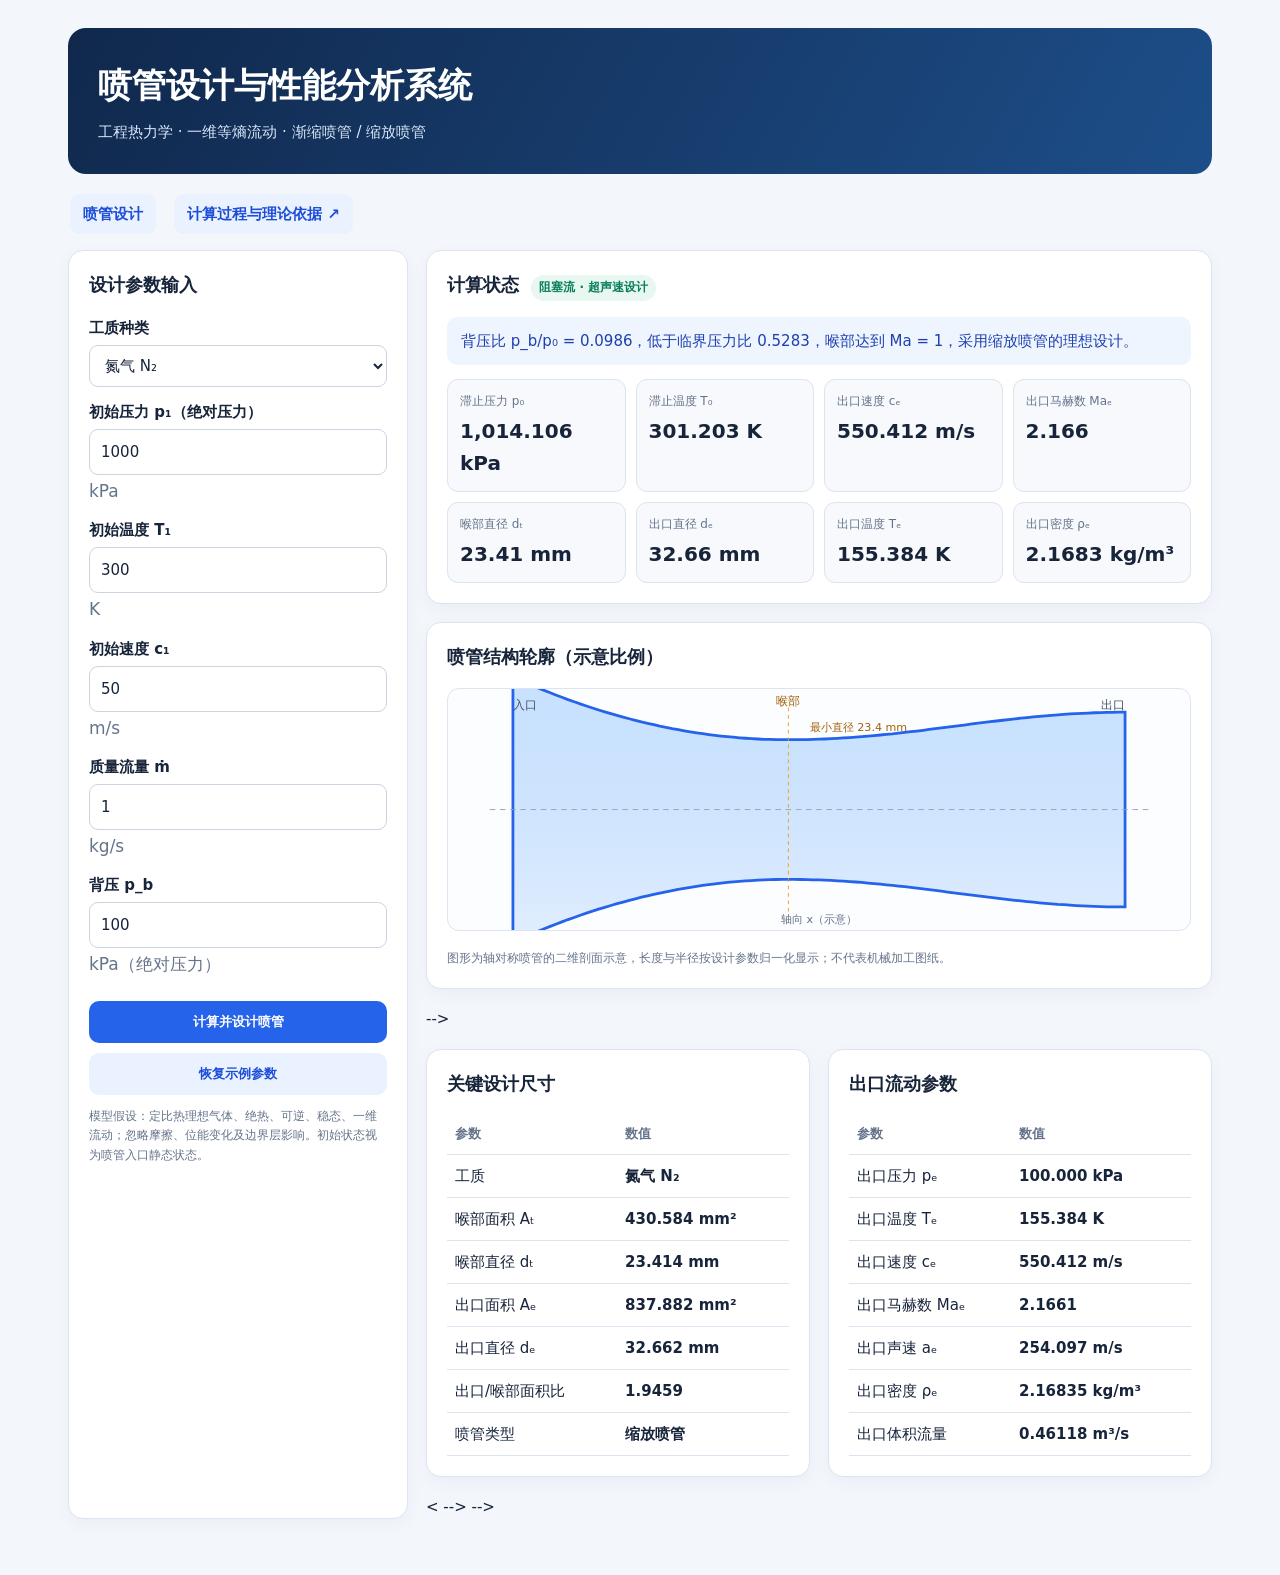
<file: index.html>
<!doctype html>
<html lang="zh-CN">
<head>
<meta charset="utf-8"><meta name="viewport" content="width=device-width,initial-scale=1">
<title>工程热力学｜喷管设计</title>
<style>
:root{--bg:#f3f6fb;--panel:#fff;--ink:#17243a;--muted:#65748b;--blue:#2563eb;--line:#dce4ef;--green:#087f5b;--amber:#a16207}*{box-sizing:border-box}body{margin:0;background:var(--bg);color:var(--ink);font:15px/1.6 system-ui,"Microsoft YaHei",sans-serif}.wrap{max-width:1180px;margin:auto;padding:28px 18px 56px}.hero{background:linear-gradient(120deg,#10284c,#1d4e89);color:white;padding:30px;border-radius:18px;margin-bottom:20px}.hero h1{margin:0 0 8px;font-size:clamp(24px,4vw,34px)}.hero p{margin:0;color:#d8e7fa}.layout{display:grid;grid-template-columns:340px 1fr;gap:18px}.card{background:var(--panel);border:1px solid var(--line);border-radius:15px;padding:20px;box-shadow:0 5px 18px #19365a0a}.card h2{font-size:18px;margin:0 0 16px}.field{margin:13px 0}.field label{display:block;font-weight:650;margin-bottom:5px}.field input,.field select{width:100%;padding:10px 11px;border:1px solid #cbd5e1;border-radius:9px;font:inherit;background:#fff;color:var(--ink)}.unit{color:var(--muted);font-size:17px;margin-top:3px}.btn{border:0;background:var(--blue);color:white;padding:12px 16px;border-radius:10px;font-weight:700;cursor:pointer;width:100%;margin-top:10px}.btn.secondary{background:#eaf1ff;color:#1d4ed8}.topnav{display:flex;gap:18px;margin:0 2px 16px;flex-wrap:wrap}.topnav a{color:#1d4ed8;text-decoration:none;font-weight:700;background:#eaf1ff;padding:8px 13px;border-radius:9px}.topnav a:hover{text-decoration:underline}.hint{font-size:12px;color:var(--muted);margin-top:12px}.main{display:grid;gap:18px}.status{padding:12px 14px;border-radius:10px;background:#eef5ff;color:#1e40af}.status.warn{background:#fff7e6;color:var(--amber)}.metrics{display:grid;grid-template-columns:repeat(4,1fr);gap:10px}.metric{background:#f7f9fc;border:1px solid var(--line);padding:12px;border-radius:11px}.metric small{display:block;color:var(--muted);font-size:12px}.metric strong{display:block;font-size:20px;margin-top:4px;overflow-wrap:anywhere}.metric em{font-style:normal;font-size:11px;color:var(--muted)}.svgwrap{width:100%;overflow:hidden}.svgwrap svg{width:100%;height:auto;display:block;background:#fbfdff;border:1px solid var(--line);border-radius:12px}.table{width:100%;border-collapse:collapse}.table td,.table th{padding:9px 8px;border-bottom:1px solid var(--line);text-align:left}.table th{color:var(--muted);font-weight:600;font-size:13px}.eq{background:#f7f9fc;border-left:3px solid var(--blue);padding:10px 13px;margin:9px 0;border-radius:5px;font-family:ui-monospace,Consolas,monospace;overflow-wrap:anywhere}.foot{color:var(--muted);font-size:12px;margin-top:18px}.two{display:grid;grid-template-columns:1fr 1fr;gap:18px}.tag{display:inline-block;padding:3px 8px;background:#e9f7f1;color:var(--green);border-radius:20px;font-size:12px;margin-left:6px}@media(max-width:850px){.layout{grid-template-columns:1fr}.metrics{grid-template-columns:repeat(2,1fr)}.two{grid-template-columns:1fr}}
</style> 
 <!-- <link rel="stylesheet" href="pink.css"> -->
</head>
<body><div class="wrap">
<header class="hero"><h1>喷管设计与性能分析系统</h1><p>工程热力学 · 一维等熵流动 · 渐缩喷管 / 缩放喷管</p></header>
<nav class="topnav"><a href="index.html">喷管设计</a><a href="theory.html">计算过程与理论依据 ↗</a></nav>
<div class="layout">
<aside class="card"><h2>设计参数输入</h2>
<div class="field"><label for="gas">工质种类</label><select id="gas"><option value="N2">氮气 N₂</option><option value="air">空气</option><option value="Ar">氩气 Ar</option><option value="H2">氢气 H₂</option><option value="CO2">二氧化碳 CO₂</option><option value="He">氦气 He</option></select></div>
<div class="field"><label for="p">初始压力 p₁（绝对压力）</label><input id="p" type="number" min="0.001" step="any" value="1000"><div class="unit">kPa</div></div>
<div class="field"><label for="t">初始温度 T₁</label><input id="t" type="number" min="1" step="any" value="300"><div class="unit">K</div></div>
<div class="field"><label for="v">初始速度 c₁</label><input id="v" type="number" min="0" step="any" value="50"><div class="unit">m/s</div></div>
<div class="field"><label for="mdot">质量流量 ṁ</label><input id="mdot" type="number" min="0.000001" step="any" value="1"><div class="unit">kg/s</div></div>
<div class="field"><label for="pb">背压 p_b</label><input id="pb" type="number" min="0.001" step="any" value="100"><div class="unit">kPa（绝对压力）</div></div>
<button class="btn" id="calc">计算并设计喷管</button><button class="btn secondary" id="reset">恢复示例参数</button>
<p class="hint">模型假设：定比热理想气体、绝热、可逆、稳态、一维流动；忽略摩擦、位能变化及边界层影响。初始状态视为喷管入口静态状态。</p></aside>
<main class="main">
<section class="card"><h2>计算状态 <span id="flowTag" class="tag">等待计算</span></h2><div id="status" class="status">输入参数后点击“计算并设计喷管”。</div><div class="metrics" id="metrics" style="margin-top:14px"></div></section>
<section class="card"><h2>喷管结构轮廓（示意比例）</h2><div class="svgwrap" id="drawing"><svg viewBox="0 0 800 260" role="img" aria-label="等待计算的喷管轮廓"><text x="400" y="130" text-anchor="middle" fill="#65748b">计算后显示喷管轮廓</text></svg></div><div class="foot">图形为轴对称喷管的二维剖面示意，长度与半径按设计参数归一化显示；不代表机械加工图纸。</div></section> -->
<div class="two"><section class="card"><h2>关键设计尺寸</h2><table class="table" id="dimensions"></table></section><section class="card"><h2>出口流动参数</h2><table class="table" id="outlet"></table></section></div>
<<section class="card" style = "display : none"><h2>计算过程摘要</h2><p class="hint">下方显示本次计算的关键公式与数值。完整推导、公式说明及模型适用条件请打开 <a href="theory.html">计算过程与理论依据专题页</a>。</p><div id="steps"><p class="hint">计算后显示滞止参数、临界条件、面积及速度关系。</p></div></section> -->
<!-- <section class="card"><h2>模型适用范围与工程提醒</h2><ul><li>当背压低于临界压力时，采用阻塞流及超声速扩张段设计，理想膨胀出口压力取背压。</li><li>当背压高于临界压力时，按亚声速流动计算出口状态；此时不需要超声速扩张段。</li><li>若背压低于设计出口压力，实际喷管可能过度膨胀并出现激波；本网页不求解激波位置。</li><li>真实设计还需校核强度、热负荷、边界层、流动分离、加工公差及材料限制。</li></ul></section> --> -->
</main></div>
</div>
<script>
const gases={N2:{name:'氮气 N₂',R:296.8,g:1.4,cp:1039},air:{name:'空气',R:287.05,g:1.4,cp:1004.5},Ar:{name:'氩气 Ar',R:208.13,g:1.667,cp:520.3},H2:{name:'氢气 H₂',R:4124,g:1.405,cp:14300},CO2:{name:'二氧化碳 CO₂',R:188.9,g:1.289,cp:846},He:{name:'氦气 He',R:2077.1,g:1.667,cp:5193}};
const $=id=>document.getElementById(id), fmt=(x,n=3)=>Number.isFinite(x)?x.toLocaleString('zh-CN',{maximumFractionDigits:n,minimumFractionDigits:n}):'—';
function solveMFromPR(pr,g,branch){ // p/p0=(1+(g-1)M²/2)^(-g/(g-1))
 let lo=branch==='sup'?1:0, hi=branch==='sup'?30:1;
 for(let i=0;i<100;i++){let m=(lo+hi)/2, val=Math.pow(1+(g-1)*m*m/2,-g/(g-1)); if(branch==='sup'){if(val>pr)lo=m;else hi=m}else{if(val>pr)lo=m;else hi=m}}
 return (lo+hi)/2;
}
function areaMach(M,g){return (1/M)*Math.pow((2/(g+1))*(1+(g-1)*M*M/2),(g+1)/(2*(g-1)));}
function massFlux(p0,T0,M,g,R){return p0/Math.sqrt(T0)*Math.sqrt(g/R)*M*Math.pow(1+(g-1)*M*M/2,-(g+1)/(2*(g-1)));}
function draw(throatD,exitD,mode){const W=800,cy=130,scale=105/Math.max(throatD/2,exitD/2,0.001),rt=throatD/2*scale,re=exitD/2*scale;let ptsTop=[],ptsBot=[];for(let i=0;i<=100;i++){let u=i/100,x=70+660*u,r;if(u<.45){let q=u/.45;r=(Math.pow(1-q,2)*Math.max(rt*1.9,rt+8)+2*q*(1-q)*rt+q*q*rt)}else{let q=(u-.45)/.55;r=mode==='CD'?rt+(re-rt)*(0.5-0.5*Math.cos(Math.PI*q)):rt+(rt*0.0)}ptsTop.push(`${x.toFixed(1)},${(cy-r).toFixed(1)}`);ptsBot.unshift(`${x.toFixed(1)},${(cy+r).toFixed(1)}`)}let path='M'+ptsTop.join(' L')+' L'+ptsBot.join(' L')+' Z';$('drawing').innerHTML=`<svg viewBox="0 0 800 260" role="img" aria-label="喷管剖面轮廓"><defs><linearGradient id="fill" x1="0" x2="0" y1="0" y2="1"><stop stop-color="#93c5fd" stop-opacity=".5"/><stop offset="1" stop-color="#dbeafe" stop-opacity=".8"/></linearGradient></defs><path d="${path}" fill="url(#fill)" stroke="#2563eb" stroke-width="3"/><line x1="45" y1="130" x2="755" y2="130" stroke="#94a3b8" stroke-dasharray="6 5"/><line x1="367" y1="20" x2="367" y2="240" stroke="#f59e0b" stroke-dasharray="4 4"/><text x="70" y="22" fill="#475569" font-size="13">入口</text><text x="367" y="17" text-anchor="middle" fill="#a16207" font-size="13">喉部</text><text x="730" y="22" text-anchor="end" fill="#475569" font-size="13">出口</text><text x="400" y="252" text-anchor="middle" fill="#64748b" font-size="12">轴向 x（示意）</text><text x="390" y="${(130-rt-9).toFixed(1)}" fill="#a16207" font-size="12">最小直径 ${fmt(throatD*1000,1)} mm</text></svg>`}
function rowTable(id,rows){$(id).innerHTML='<tr><th>参数</th><th>数值</th></tr>'+rows.map(r=>`<tr><td>${r[0]}</td><td><b>${r[1]}</b></td></tr>`).join('')}
function calculate(){try{
 const gas=gases[$('gas').value],p=+$('p').value*1000,T=+$('t').value,v=+$('v').value,md=+$('mdot').value,pb=+$('pb').value*1000,g=gas.g,R=gas.R,cp=gas.cp;
 if(![p,T,v,md,pb].every(Number.isFinite)||p<=0||T<=0||v<0||md<=0||pb<=0)throw Error('请检查输入：压力、温度、流量必须为正数，速度不能为负数。');
 const T0=T+v*v/(2*cp),p0=p*Math.pow(T0/T,g/(g-1)),crit=Math.pow(2/(g+1),g/(g-1)),pc=p0*crit,pr=pb/p0;
 let choked=pr<=crit,Me,pe,Te,ce,At,Ae,mode;
 if(choked){Me=solveMFromPR(Math.max(pr,1e-12),g,'sup');pe=pb;Te=T0/(1+(g-1)*Me*Me/2);ce=Me*Math.sqrt(g*R*Te);const Gstar=massFlux(p0,T0,1,g,R);At=md/Gstar;Ae=md/massFlux(p0,T0,Me,g,R);mode='CD';}
 else{Me=solveMFromPR(pr,g,'sub');pe=pb;Te=T0/(1+(g-1)*Me*Me/2);ce=Me*Math.sqrt(g*R*Te);Ae=md/massFlux(p0,T0,Me,g,R);At=Ae;mode='C';}
 const dt=Math.sqrt(4*At/Math.PI),de=Math.sqrt(4*Ae/Math.PI),rhoE=pe/(R*Te),aE=Math.sqrt(g*R*Te),rho0=p0/(R*T0),m1=v/Math.sqrt(g*R*T),mstar=1;
 $('flowTag').textContent=choked?'阻塞流 · 超声速设计':'未阻塞 · 亚声速设计';$('flowTag').style.background=choked?'#e9f7f1':'#fff4db';$('flowTag').style.color=choked?'#087f5b':'#a16207';
 $('status').className='status'+(!choked?' warn':'');$('status').textContent=choked?`背压比 p_b/p₀ = ${fmt(pr,4)}，低于临界压力比 ${fmt(crit,4)}，喉部达到 Ma = 1，采用缩放喷管的理想设计。`:`背压比 p_b/p₀ = ${fmt(pr,4)}，高于临界压力比 ${fmt(crit,4)}，流动未阻塞，按亚声速渐缩喷管计算；此工况不能形成稳定的设计超声速扩张段。`;
 const metrics=[['滞止压力 p₀',fmt(p0/1000)+' kPa'],['滞止温度 T₀',fmt(T0)+' K'],['出口速度 cₑ',fmt(ce)+' m/s'],['出口马赫数 Maₑ',fmt(Me)],['喉部直径 dₜ',fmt(dt*1000,2)+' mm'],['出口直径 dₑ',fmt(de*1000,2)+' mm'],['出口温度 Tₑ',fmt(Te)+' K'],['出口密度 ρₑ',fmt(rhoE,4)+' kg/m³']];$('metrics').innerHTML=metrics.map(x=>`<div class="metric"><small>${x[0]}</small><strong>${x[1]}</strong></div>`).join('');
 draw(dt,de,mode);
 rowTable('dimensions',[['工质',gas.name],['喉部面积 Aₜ',fmt(At*1e6,3)+' mm²'],['喉部直径 dₜ',fmt(dt*1000,3)+' mm'],['出口面积 Aₑ',fmt(Ae*1e6,3)+' mm²'],['出口直径 dₑ',fmt(de*1000,3)+' mm'],['出口/喉部面积比',fmt(Ae/At,4)],['喷管类型',choked?'缩放喷管':'渐缩喷管']]);
 rowTable('outlet',[['出口压力 pₑ',fmt(pe/1000,3)+' kPa'],['出口温度 Tₑ',fmt(Te,3)+' K'],['出口速度 cₑ',fmt(ce,3)+' m/s'],['出口马赫数 Maₑ',fmt(Me,4)],['出口声速 aₑ',fmt(aE,3)+' m/s'],['出口密度 ρₑ',fmt(rhoE,5)+' kg/m³'],['出口体积流量',fmt(md/rhoE,5)+' m³/s']]);
 $('steps').innerHTML=`<div class="eq">R = ${gas.R} J/(kg·K)，γ = ${g}，cₚ = ${cp} J/(kg·K)</div><p><b>1. 入口滞止状态</b></p><div class="eq">T₀ = T₁ + c₁²/(2cₚ) = ${fmt(T0)} K</div><div class="eq">p₀ = p₁ (T₀/T₁)^[γ/(γ−1)] = ${fmt(p0/1000)} kPa</div><p><b>2. 临界压力判断</b></p><div class="eq">(p*/p₀) = [2/(γ+1)]^[γ/(γ−1)] = ${fmt(crit,5)}；p* = ${fmt(pc/1000)} kPa</div><p><b>3. 出口马赫数与状态</b></p><div class="eq">pₑ/p₀ = [1+(γ−1)Maₑ²/2]^[-γ/(γ−1)]</div><div class="eq">Maₑ = ${fmt(Me,5)}；Tₑ = T₀/[1+(γ−1)Maₑ²/2] = ${fmt(Te)} K</div><div class="eq">cₑ = Maₑ√(γRTₑ) = ${fmt(ce)} m/s</div><p><b>4. 连续方程与面积</b></p><div class="eq">ṁ/A = (p₀/√T₀)√(γ/R)·Ma·[1+(γ−1)Ma²/2]^[-(γ+1)/(2(γ−1))]</div><div class="eq">Aₜ = ${fmt(At*1e6,4)} mm²；Aₑ = ${fmt(Ae*1e6,4)} mm²</div><p><b>5. 初始速度影响</b>：初始速度通过入口动能项影响滞止温度与滞止压力，进而影响临界流量、喉部面积和出口状态。</p>`;
 }catch(e){$('status').className='status warn';$('status').textContent=e.message;}}
$('calc').addEventListener('click',calculate);$('reset').addEventListener('click',()=>{ $('gas').value='N2';$('p').value=1000;$('t').value=300;$('v').value=50;$('mdot').value=1;$('pb').value=100;calculate();});calculate();
</script></body></html>
</file>
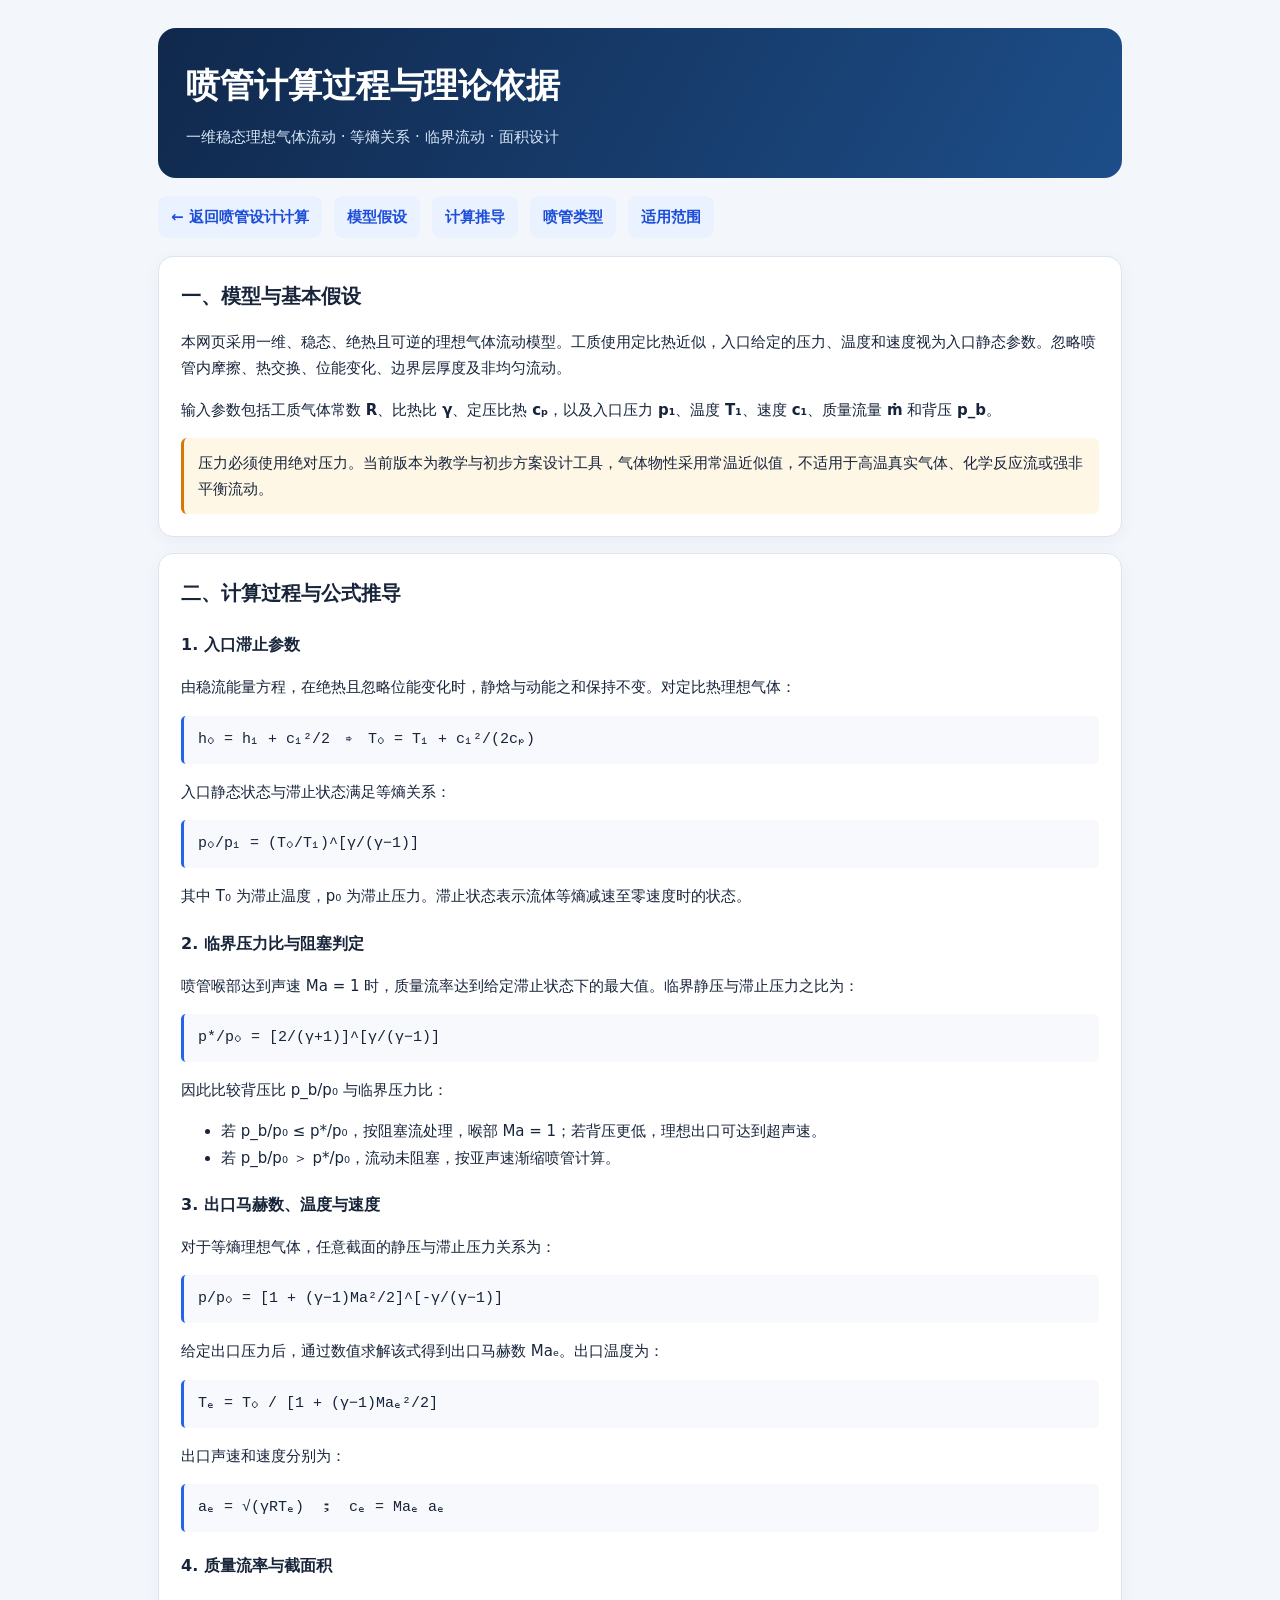
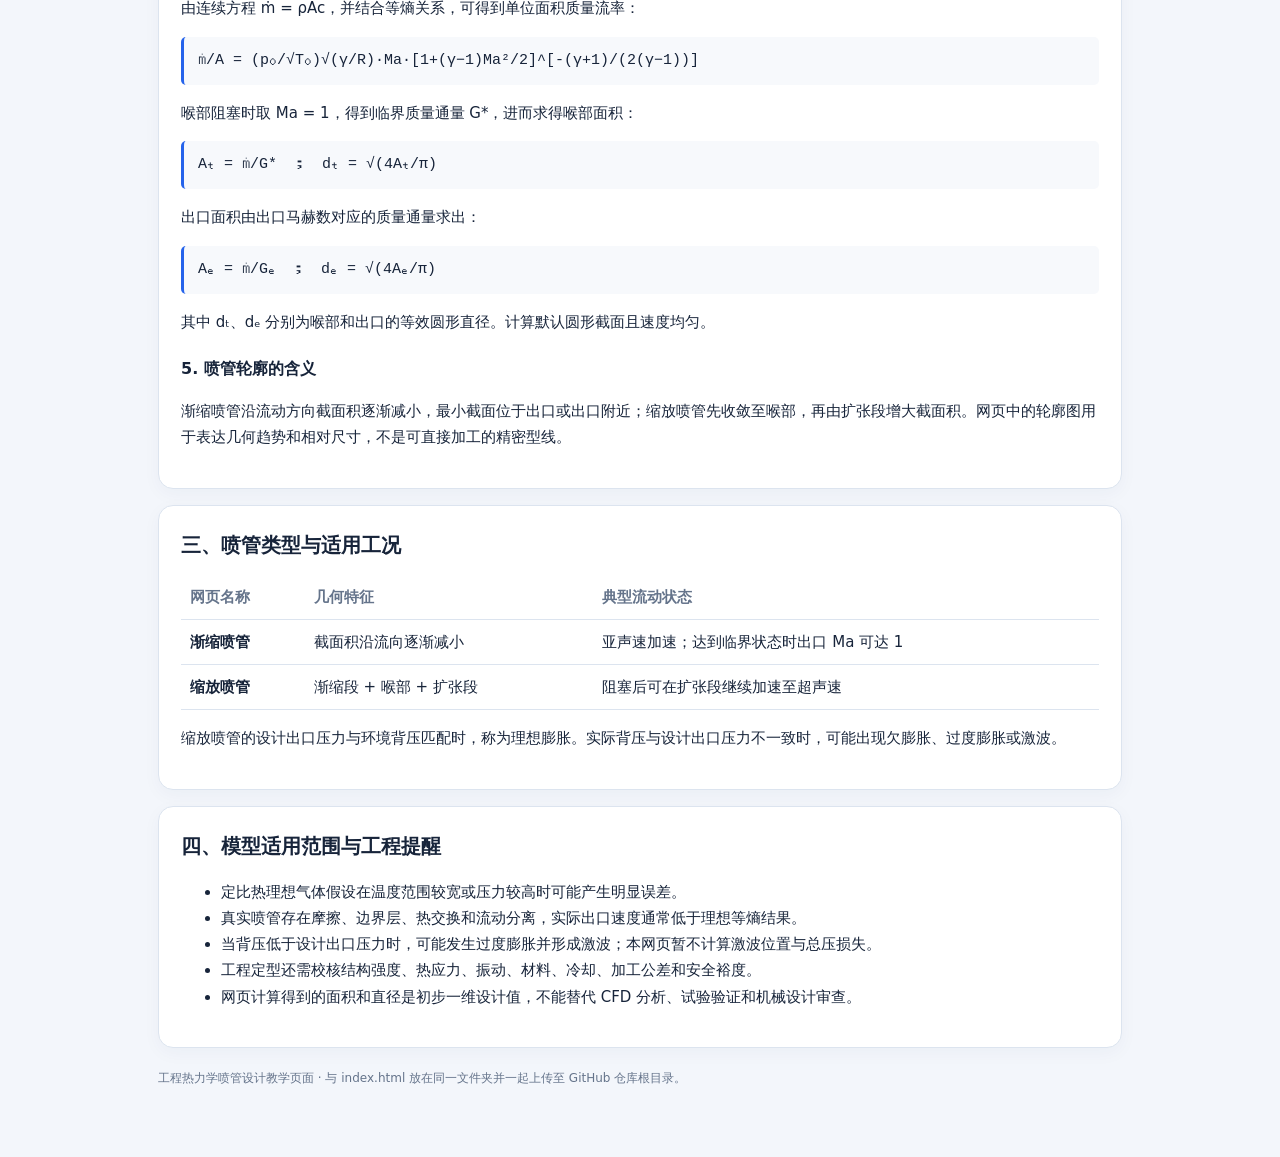
<file: theory.html>
<!doctype html>
<html lang="zh-CN">
<head>
<meta charset="utf-8"><meta name="viewport" content="width=device-width,initial-scale=1">
<title>工程热力学｜喷管计算过程与理论依据</title>
<style>
:root{--bg:#f3f6fb;--panel:#fff;--ink:#17243a;--muted:#65748b;--blue:#2563eb;--line:#dce4ef;--green:#087f5b;--amber:#a16207}*{box-sizing:border-box}body{margin:0;background:var(--bg);color:var(--ink);font:15px/1.75 system-ui,"Microsoft YaHei",sans-serif}.wrap{max-width:1000px;margin:auto;padding:28px 18px 56px}.hero{background:linear-gradient(120deg,#10284c,#1d4e89);color:#fff;padding:28px;border-radius:18px;margin-bottom:18px}.hero h1{margin:0 0 8px;font-size:clamp(24px,4vw,34px)}.hero p{margin:0;color:#d8e7fa}.nav{display:flex;gap:12px;margin-bottom:18px;flex-wrap:wrap}.nav a{color:#1d4ed8;text-decoration:none;font-weight:700;background:#eaf1ff;padding:8px 13px;border-radius:9px}.card{background:var(--panel);border:1px solid var(--line);border-radius:15px;padding:22px;margin:16px 0;box-shadow:0 5px 18px #19365a0a}.card h2{font-size:20px;margin:0 0 12px}.card h3{font-size:16px;margin:20px 0 8px}.eq{background:#f7f9fc;border-left:3px solid var(--blue);padding:11px 14px;margin:10px 0;border-radius:5px;font-family:ui-monospace,Consolas,monospace;overflow-wrap:anywhere}.note{background:#fff7e6;border-left:3px solid #d97706;padding:12px 14px;border-radius:6px}.muted{color:var(--muted)}table{width:100%;border-collapse:collapse;margin:10px 0}td,th{padding:9px;border-bottom:1px solid var(--line);text-align:left}th{color:var(--muted)}.foot{font-size:12px;color:var(--muted);margin-top:20px}@media(max-width:650px){.card{padding:16px}table{font-size:13px}}
</style>
</head><body><div class="wrap">
<header class="hero"><h1>喷管计算过程与理论依据</h1><p>一维稳态理想气体流动 · 等熵关系 · 临界流动 · 面积设计</p></header>
<nav class="nav"><a href="index.html">← 返回喷管设计计算</a><a href="#model">模型假设</a><a href="#derivation">计算推导</a><a href="#types">喷管类型</a><a href="#limits">适用范围</a></nav>
<section class="card" id="model"><h2>一、模型与基本假设</h2><p>本网页采用一维、稳态、绝热且可逆的理想气体流动模型。工质使用定比热近似，入口给定的压力、温度和速度视为入口静态参数。忽略喷管内摩擦、热交换、位能变化、边界层厚度及非均匀流动。</p><p>输入参数包括工质气体常数 <b>R</b>、比热比 <b>γ</b>、定压比热 <b>cₚ</b>，以及入口压力 <b>p₁</b>、温度 <b>T₁</b>、速度 <b>c₁</b>、质量流量 <b>ṁ</b> 和背压 <b>p_b</b>。</p><div class="note">压力必须使用绝对压力。当前版本为教学与初步方案设计工具，气体物性采用常温近似值，不适用于高温真实气体、化学反应流或强非平衡流动。</div></section>
<section class="card" id="derivation"><h2>二、计算过程与公式推导</h2>
<h3>1. 入口滞止参数</h3><p>由稳流能量方程，在绝热且忽略位能变化时，静焓与动能之和保持不变。对定比热理想气体：</p><div class="eq">h₀ = h₁ + c₁²/2　⇒　T₀ = T₁ + c₁²/(2cₚ)</div><p>入口静态状态与滞止状态满足等熵关系：</p><div class="eq">p₀/p₁ = (T₀/T₁)^[γ/(γ−1)]</div><p>其中 T₀ 为滞止温度，p₀ 为滞止压力。滞止状态表示流体等熵减速至零速度时的状态。</p>
<h3>2. 临界压力比与阻塞判定</h3><p>喷管喉部达到声速 Ma = 1 时，质量流率达到给定滞止状态下的最大值。临界静压与滞止压力之比为：</p><div class="eq">p*/p₀ = [2/(γ+1)]^[γ/(γ−1)]</div><p>因此比较背压比 p_b/p₀ 与临界压力比：</p><ul><li>若 p_b/p₀ ≤ p*/p₀，按阻塞流处理，喉部 Ma = 1；若背压更低，理想出口可达到超声速。</li><li>若 p_b/p₀ ＞ p*/p₀，流动未阻塞，按亚声速渐缩喷管计算。</li></ul>
<h3>3. 出口马赫数、温度与速度</h3><p>对于等熵理想气体，任意截面的静压与滞止压力关系为：</p><div class="eq">p/p₀ = [1 + (γ−1)Ma²/2]^[-γ/(γ−1)]</div><p>给定出口压力后，通过数值求解该式得到出口马赫数 Maₑ。出口温度为：</p><div class="eq">Tₑ = T₀ / [1 + (γ−1)Maₑ²/2]</div><p>出口声速和速度分别为：</p><div class="eq">aₑ = √(γRTₑ)　；　cₑ = Maₑ aₑ</div>
<h3>4. 质量流率与截面积</h3><p>由连续方程 ṁ = ρAc，并结合等熵关系，可得到单位面积质量流率：</p><div class="eq">ṁ/A = (p₀/√T₀)√(γ/R)·Ma·[1+(γ−1)Ma²/2]^[-(γ+1)/(2(γ−1))]</div><p>喉部阻塞时取 Ma = 1，得到临界质量通量 G*，进而求得喉部面积：</p><div class="eq">Aₜ = ṁ/G*　；　dₜ = √(4Aₜ/π)</div><p>出口面积由出口马赫数对应的质量通量求出：</p><div class="eq">Aₑ = ṁ/Gₑ　；　dₑ = √(4Aₑ/π)</div><p>其中 dₜ、dₑ 分别为喉部和出口的等效圆形直径。计算默认圆形截面且速度均匀。</p>
<h3>5. 喷管轮廓的含义</h3><p>渐缩喷管沿流动方向截面积逐渐减小，最小截面位于出口或出口附近；缩放喷管先收敛至喉部，再由扩张段增大截面积。网页中的轮廓图用于表达几何趋势和相对尺寸，不是可直接加工的精密型线。</p></section>
<section class="card" id="types"><h2>三、喷管类型与适用工况</h2><table><tr><th>网页名称</th><th>几何特征</th><th>典型流动状态</th></tr><tr><td><b>渐缩喷管</b></td><td>截面积沿流向逐渐减小</td><td>亚声速加速；达到临界状态时出口 Ma 可达 1</td></tr><tr><td><b>缩放喷管</b></td><td>渐缩段 + 喉部 + 扩张段</td><td>阻塞后可在扩张段继续加速至超声速</td></tr></table><p>缩放喷管的设计出口压力与环境背压匹配时，称为理想膨胀。实际背压与设计出口压力不一致时，可能出现欠膨胀、过度膨胀或激波。</p></section>
<section class="card" id="limits"><h2>四、模型适用范围与工程提醒</h2><ul><li>定比热理想气体假设在温度范围较宽或压力较高时可能产生明显误差。</li><li>真实喷管存在摩擦、边界层、热交换和流动分离，实际出口速度通常低于理想等熵结果。</li><li>当背压低于设计出口压力时，可能发生过度膨胀并形成激波；本网页暂不计算激波位置与总压损失。</li><li>工程定型还需校核结构强度、热应力、振动、材料、冷却、加工公差和安全裕度。</li><li>网页计算得到的面积和直径是初步一维设计值，不能替代 CFD 分析、试验验证和机械设计审查。</li></ul></section>
<p class="foot">工程热力学喷管设计教学页面 · 与 index.html 放在同一文件夹并一起上传至 GitHub 仓库根目录。</p>
</div></body></html>
</file>
<file: pink.css>
:root {
  --bg: #fff2f7;
  --panel: #ffffff;
  --ink: #65445b;
  --muted: #a4869a;
  --blue: #e78bb5;
  --line: #f5d9e6;
  --green: #70b99b;
  --amber: #d99a58;
}

/* 全局 */
* {
  box-sizing: border-box;
}

body {
  margin: 0;
  background: linear-gradient(135deg, #fff3f8, #f9f1ff);
  color: var(--ink);
  font: 15px/1.7 system-ui, "Microsoft YaHei", sans-serif;
}

/* 页面主体 */
.wrap {
  max-width: 1180px;
  margin: auto;
  padding: 28px 18px 56px;
}

/* 顶部标题区域 */
.hero {
  background: linear-gradient(120deg, #e99abb, #c8a4e8);
  color: white;
  padding: 32px;
  border-radius: 22px;
  margin-bottom: 22px;
  box-shadow: 0 8px 25px #e8a5c455;
}

.hero h1 {
  margin: 0 0 8px;
  font-size: clamp(24px, 4vw, 34px);
}

.hero p {
  margin: 0;
  color: #fff5fa;
}

/* 布局 */
.layout {
  display: grid;
  grid-template-columns: 340px 1fr;
  gap: 18px;
}

/* 卡片 */
.card {
  background: rgba(255, 255, 255, 0.92);
  border: 1px solid var(--line);
  border-radius: 19px;
  padding: 21px;
  box-shadow: 0 6px 22px #d99dbb20;
  transition: transform 0.25s, box-shadow 0.25s;
}

.card:hover {
  transform: translateY(-2px);
  box-shadow: 0 9px 26px #d99dbb35;
}

.card h2 {
  font-size: 18px;
  color: #bd6f9a;
  margin: 0 0 16px;
}

/* 输入框 */
.field {
  margin: 13px 0;
}

.field label {
  display: block;
  font-weight: 650;
  margin-bottom: 5px;
  color: #815d75;
}

.field input,
.field select {
  width: 100%;
  padding: 11px;
  border: 1px solid #edc9dc;
  border-radius: 11px;
  font: inherit;
  background: #fff9fc;
  color: var(--ink);
  outline: none;
  transition: 0.2s;
}

.field input:focus,
.field select:focus {
  border-color: #df91b8;
  box-shadow: 0 0 0 3px #f8dce9;
  background: white;
}

.unit {
  color: var(--muted);
  font-size: 17px;
  margin-top: 3px;
}

/* 按钮 */
.btn {
  border: 0;
  background: linear-gradient(120deg, #ed9cbe, #c69be1);
  color: white;
  padding: 12px 16px;
  border-radius: 12px;
  font-weight: 700;
  cursor: pointer;
  width: 100%;
  margin-top: 10px;
  box-shadow: 0 4px 12px #dba2c455;
  transition: 0.2s;
}

.btn:hover {
  transform: translateY(-2px);
  box-shadow: 0 7px 17px #dba2c477;
}

.btn.secondary {
  background: #f8e9f2;
  color: #b66e98;
  box-shadow: none;
}

/* 导航栏 */
.topnav {
  display: flex;
  gap: 12px;
  margin: 0 2px 16px;
  flex-wrap: wrap;
}

.topnav a {
  color: #b66e98;
  text-decoration: none;
  font-weight: 700;
  background: #fff;
  border: 1px solid #f3d5e4;
  padding: 8px 14px;
  border-radius: 12px;
  transition: 0.2s;
}

.topnav a:hover {
  background: #fbe5f0;
  transform: translateY(-2px);
}

/* 提示信息 */
.hint {
  font-size: 12px;
  color: var(--muted);
  margin-top: 12px;
}

.main {
  display: grid;
  gap: 18px;
}

.status {
  padding: 12px 14px;
  border-radius: 12px;
  background: #f0eaff;
  color: #9368ba;
  border: 1px solid #e4d5f5;
}

.status.warn {
  background: #fff5e9;
  color: var(--amber);
}

/* 数据指标 */
.metrics {
  display: grid;
  grid-template-columns: repeat(4, 1fr);
  gap: 10px;
}

.metric {
  background: linear-gradient(145deg, #fff8fb, #fdf3fa);
  border: 1px solid #f3dce9;
  padding: 13px;
  border-radius: 14px;
}

.metric small {
  display: block;
  color: var(--muted);
  font-size: 12px;
}

.metric strong {
  display: block;
  font-size: 20px;
  color: #c46f9e;
  margin-top: 4px;
  overflow-wrap: anywhere;
}

.metric em {
  font-style: normal;
  font-size: 11px;
  color: var(--muted);
}

/* 喷管示意图 */
.svgwrap {
  width: 100%;
  overflow: hidden;
}

.svgwrap svg {
  width: 100%;
  height: auto;
  display: block;
  background: #fffafd;
  border: 1px solid var(--line);
  border-radius: 14px;
}

/* 数据表格 */
.table {
  width: 100%;
  border-collapse: collapse;
}

.table td,
.table th {
  padding: 9px 8px;
  border-bottom: 1px solid var(--line);
  text-align: left;
}

.table th {
  color: #b17a9b;
  font-weight: 600;
  font-size: 13px;
}

/* 公式区域 */
.eq {
  background: #fff5fa;
  border-left: 3px solid #df91b8;
  padding: 10px 13px;
  margin: 9px 0;
  border-radius: 7px;
  font-family: ui-monospace, Consolas, monospace;
  overflow-wrap: anywhere;
}

/* 页脚 */
.foot {
  color: var(--muted);
  font-size: 12px;
  margin-top: 18px;
}

.two {
  display: grid;
  grid-template-columns: 1fr 1fr;
  gap: 18px;
}

/* 状态标签 */
.tag {
  display: inline-block;
  padding: 3px 9px;
  background: #eaf7f0;
  color: #69a98b;
  border-radius: 20px;
  font-size: 12px;
  margin-left: 6px;
}

/* 手机适配 */
@media(max-width:850px) {
  .layout {
    grid-template-columns: 1fr;
  }

  .metrics {
    grid-template-columns: repeat(2, 1fr);
  }

  .two {
    grid-template-columns: 1fr;
  }
}
</file>
